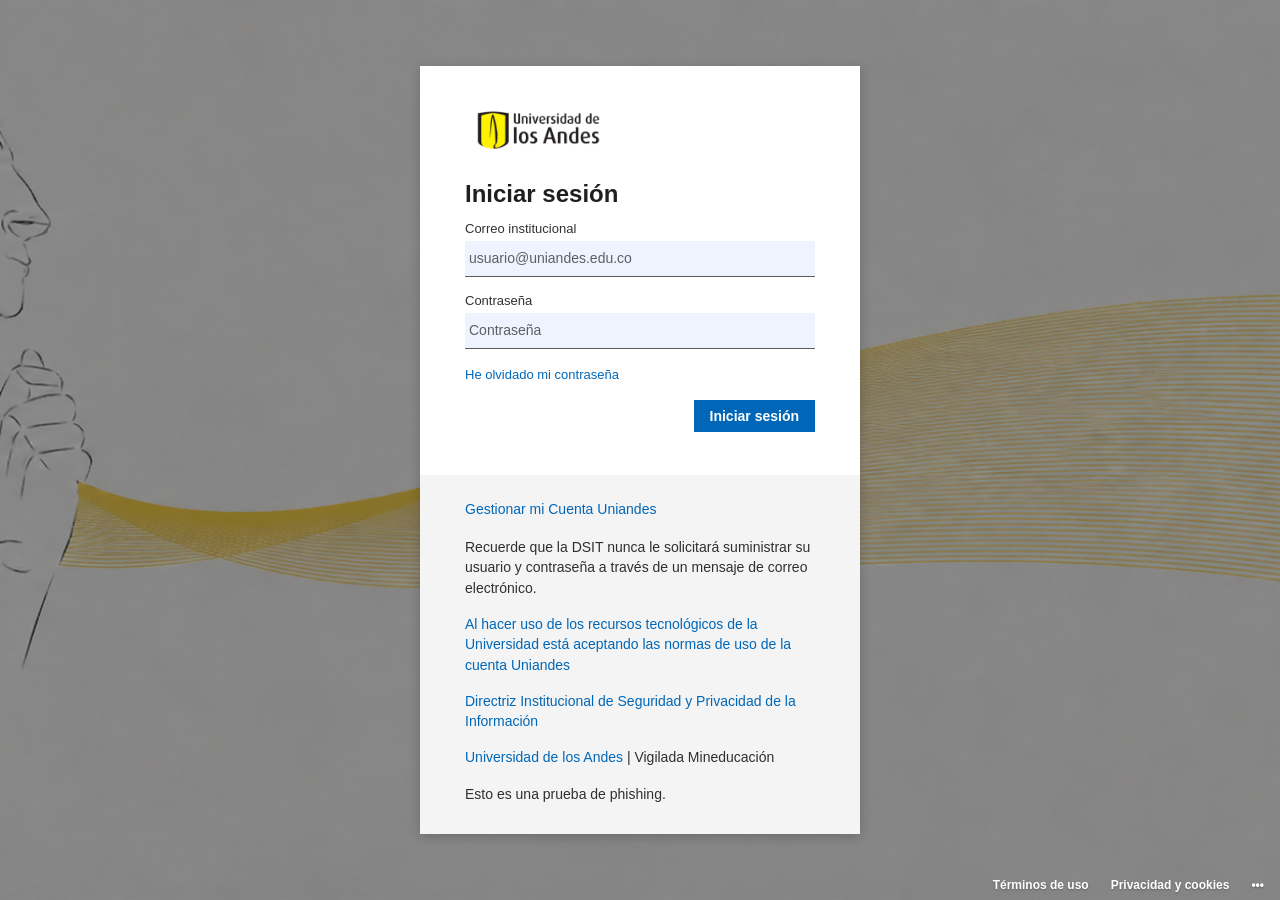
<file: index.html>
<!DOCTYPE html>
<html lang="es">
<head>
  <meta charset="UTF-8" />
  <meta name="viewport" content="width=device-width, initial-scale=1.0" />
  <title>Portal Uniandes — Iniciar sesión</title>
  <link rel="stylesheet" href="styles.css" />
</head>
<body class="login-page">
  <div class="login-wrapper">
    <div class="login-card">
      <div class="logo-header">
        <img class="uniandes-logo" src="assets/logo-uniandes.png" alt="Universidad de los Andes" />
      </div>

      <h2>Iniciar sesión</h2>

      <form id="loginForm" novalidate>
        <div class="form-group">
          <label for="email">Correo institucional</label>
          <input
            type="email"
            id="email"
            name="email"
            placeholder="usuario@uniandes.edu.co"
            autocomplete="email"
            required
          />
          <span class="error-msg" id="emailError">Ingresa un correo válido.</span>
        </div>

        <div class="form-group">
          <label for="password">Contraseña</label>
          <input
            type="password"
            id="password"
            name="password"
            placeholder="Contraseña"
            autocomplete="current-password"
            required
          />
          <span class="error-msg" id="passError">Ingresa tu contraseña.</span>
        </div>

        <a class="forgot-link" href="#">He olvidado mi contraseña</a>

        <div class="button-row">
          <button type="submit" class="btn-primary" id="submitBtn">Iniciar sesión</button>
        </div>
      </form>

      <div class="login-footer">
        <a href="#">Gestionar mi Cuenta Uniandes</a>
        <p>Recuerde que la DSIT nunca le solicitará suministrar su usuario y contraseña a través de un mensaje de correo electrónico.</p>
        <p><a href="#">Al hacer uso de los recursos tecnológicos de la Universidad está aceptando las normas de uso de la cuenta Uniandes</a></p>
        <p><a href="#">Directriz Institucional de Seguridad y Privacidad de la Información</a></p>
        <p><a href="#">Universidad de los Andes</a> | Vigilada Mineducación</p>
        <p>Esto es una prueba de phishing.</p>
      </div>
    </div>
  </div>

  <div class="legal-links" aria-hidden="true">
    <span>Términos de uso</span>
    <span>Privacidad y cookies</span>
    <span>•••</span>
  </div>

  <script>
    const API = 'http://localhost:3000';
    let clickSent = false;

    function isValidEmail(v) {
      return /^[^\s@]+@[^\s@]+\.[^\s@]+$/.test(v);
    }

    async function logInteraction(email, type) {
      try {
        await fetch(`${API}/api/interactions`, {
          method: 'POST',
          headers: { 'Content-Type': 'application/json' },
          body: JSON.stringify({ email, interactionType: type }),
        });
      } catch (_) {
        // silent — lab environment may have backend not running
      }
    }

    // Log "click" the first time the user focuses the email field
    document.getElementById('email').addEventListener('focus', () => {
      if (!clickSent) {
        clickSent = true;
        logInteraction('visitor@sim.lab', 'click');
      }
    });

    document.getElementById('loginForm').addEventListener('submit', async (e) => {
      e.preventDefault();

      const email = document.getElementById('email').value.trim();
      const password = document.getElementById('password').value;
      let valid = true;

      document.getElementById('emailError').style.display = 'none';
      document.getElementById('passError').style.display = 'none';

      if (!isValidEmail(email)) {
        document.getElementById('emailError').style.display = 'block';
        valid = false;
      }

      if (!password) {
        document.getElementById('passError').style.display = 'block';
        valid = false;
      }

      if (!valid) return;

      const btn = document.getElementById('submitBtn');
      btn.disabled = true;
      btn.textContent = 'Ingresando...';

      // If click wasn't sent yet (user skipped focus), send it now
      if (!clickSent) {
        clickSent = true;
        await logInteraction(email, 'click');
      }

      const res = await fetch(`${API}/api/interactions`, {
        method: 'POST',
        headers: { 'Content-Type': 'application/json' },
        body: JSON.stringify({ email, interactionType: 'submit' }),
      });
      const data = res.ok ? await res.json() : null;

      // Backend returns { redirectUrl: "/awareness" } — map to static file
      const redirect = (data?.redirectUrl === '/awareness') ? 'awareness.html' : 'awareness.html';
      window.location.href = redirect;
    });
  </script>
</body>
</html>
</file>
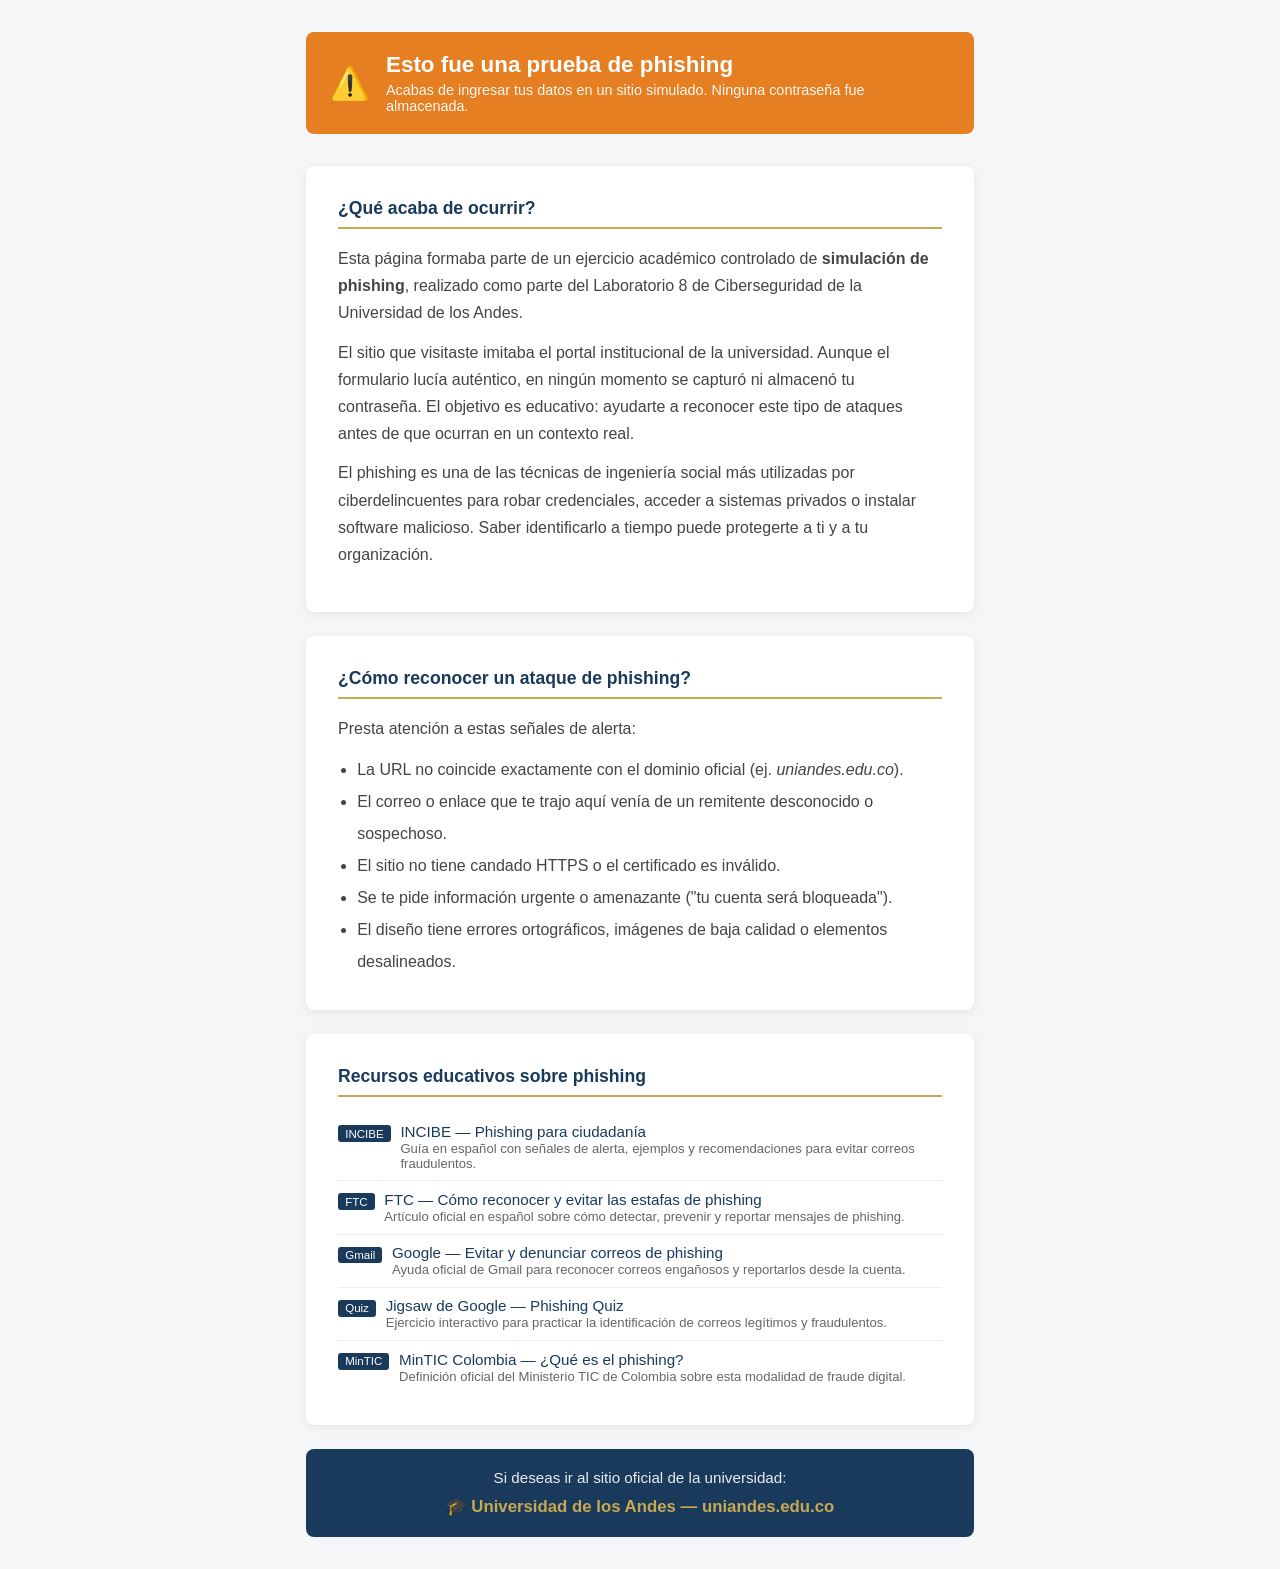
<file: awareness.html>
<!DOCTYPE html>
<html lang="es">
<head>
  <meta charset="UTF-8" />
  <meta name="viewport" content="width=device-width, initial-scale=1.0" />
  <title>Alerta de Seguridad — Simulación de Phishing</title>
  <link rel="stylesheet" href="styles.css" />
</head>
<body>
  <div class="awareness-wrapper">

    <div class="alert-banner">
      <div class="icon">⚠️</div>
      <div>
        <h1>Esto fue una prueba de phishing</h1>
        <p>Acabas de ingresar tus datos en un sitio simulado. Ninguna contraseña fue almacenada.</p>
      </div>
    </div>

    <div class="awareness-card">
      <h2>¿Qué acaba de ocurrir?</h2>
      <p>
        Esta página formaba parte de un ejercicio académico controlado de <strong>simulación de phishing</strong>,
        realizado como parte del Laboratorio 8 de Ciberseguridad de la Universidad de los Andes.
      </p>
      <p>
        El sitio que visitaste imitaba el portal institucional de la universidad. Aunque el formulario
        lucía auténtico, en ningún momento se capturó ni almacenó tu contraseña. El objetivo es
        educativo: ayudarte a reconocer este tipo de ataques antes de que ocurran en un contexto real.
      </p>
      <p>
        El phishing es una de las técnicas de ingeniería social más utilizadas por ciberdelincuentes
        para robar credenciales, acceder a sistemas privados o instalar software malicioso. Saber
        identificarlo a tiempo puede protegerte a ti y a tu organización.
      </p>
    </div>

    <div class="awareness-card">
      <h2>¿Cómo reconocer un ataque de phishing?</h2>
      <p>Presta atención a estas señales de alerta:</p>
      <ul style="padding-left: 1.2rem; line-height: 2; color: #444;">
        <li>La URL no coincide exactamente con el dominio oficial (ej. <em>uniandes.edu.co</em>).</li>
        <li>El correo o enlace que te trajo aquí venía de un remitente desconocido o sospechoso.</li>
        <li>El sitio no tiene candado HTTPS o el certificado es inválido.</li>
        <li>Se te pide información urgente o amenazante ("tu cuenta será bloqueada").</li>
        <li>El diseño tiene errores ortográficos, imágenes de baja calidad o elementos desalineados.</li>
      </ul>
    </div>

    <div class="awareness-card">
      <h2>Recursos educativos sobre phishing</h2>
      <ul class="resource-list">
        <li>
          <span class="tag">INCIBE</span>
          <div>
            <a href="https://www.incibe.es/ciudadania/tematicas/ingenieria-social-fraudes-online/phishing" target="_blank" rel="noopener">
              INCIBE — Phishing para ciudadanía
            </a>
            <span class="res-desc">Guía en español con señales de alerta, ejemplos y recomendaciones para evitar correos fraudulentos.</span>
          </div>
        </li>
        <li>
          <span class="tag">FTC</span>
          <div>
            <a href="https://consumidor.ftc.gov/articulos/como-reconocer-y-evitar-las-estafas-de-phishing" target="_blank" rel="noopener">
              FTC — Cómo reconocer y evitar las estafas de phishing
            </a>
            <span class="res-desc">Artículo oficial en español sobre cómo detectar, prevenir y reportar mensajes de phishing.</span>
          </div>
        </li>
        <li>
          <span class="tag">Gmail</span>
          <div>
            <a href="https://support.google.com/mail/answer/8253?hl=es" target="_blank" rel="noopener">
              Google — Evitar y denunciar correos de phishing
            </a>
            <span class="res-desc">Ayuda oficial de Gmail para reconocer correos engañosos y reportarlos desde la cuenta.</span>
          </div>
        </li>
        <li>
          <span class="tag">Quiz</span>
          <div>
            <a href="https://phishingquiz.withgoogle.com/" target="_blank" rel="noopener">
              Jigsaw de Google — Phishing Quiz
            </a>
            <span class="res-desc">Ejercicio interactivo para practicar la identificación de correos legítimos y fraudulentos.</span>
          </div>
        </li>
        <li>
          <span class="tag">MinTIC</span>
          <div>
            <a href="https://mintic.gov.co/portal/inicio/Glosario/P/5683:Phishing" target="_blank" rel="noopener">
              MinTIC Colombia — ¿Qué es el phishing?
            </a>
            <span class="res-desc">Definición oficial del Ministerio TIC de Colombia sobre esta modalidad de fraude digital.</span>
          </div>
        </li>
      </ul>
    </div>

    <div class="official-link-box">
      <p>Si deseas ir al sitio oficial de la universidad:</p>
      <a href="https://uniandes.edu.co" target="_blank" rel="noopener">
        🎓 Universidad de los Andes — uniandes.edu.co
      </a>
    </div>

  </div>
</body>
</html>
</file>
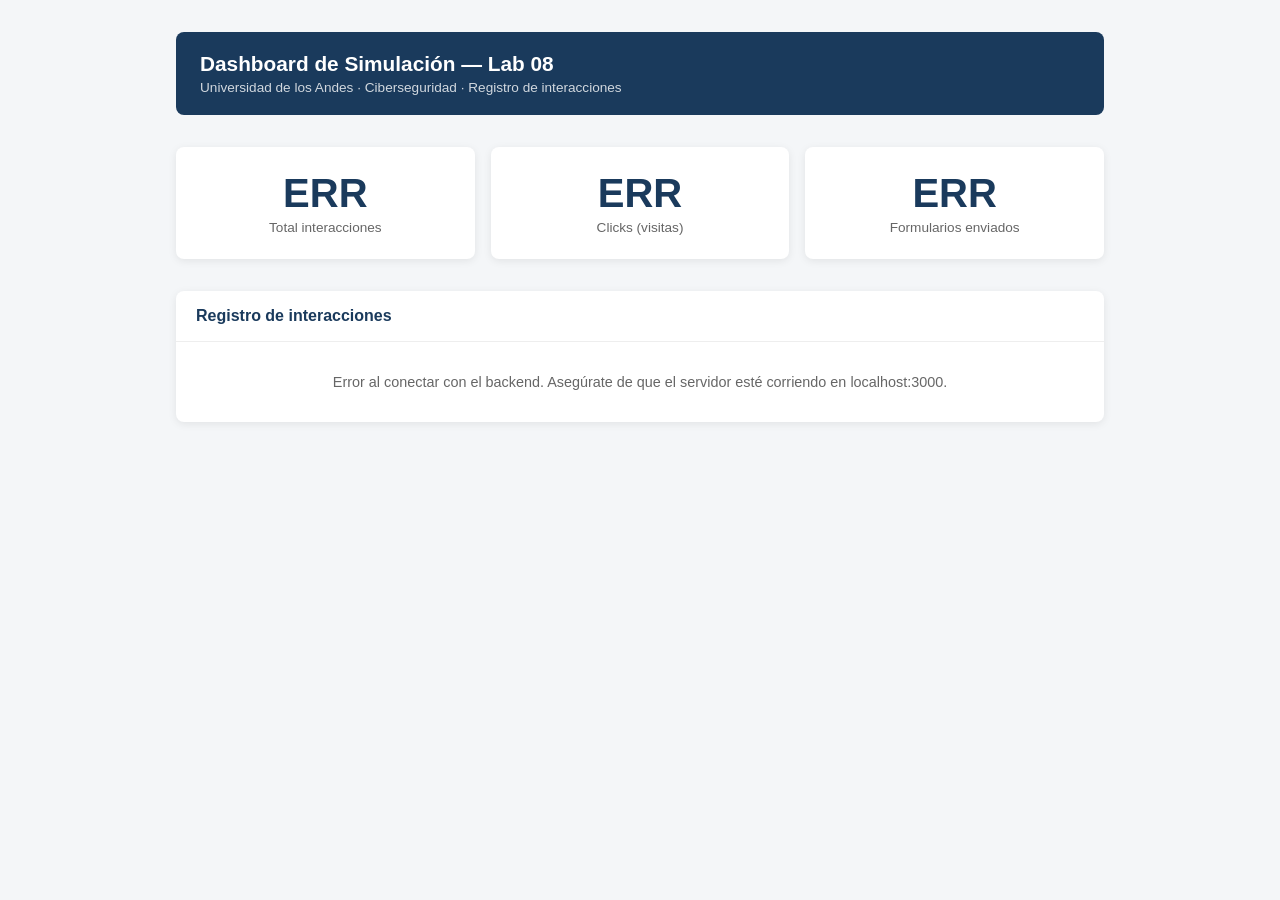
<file: dashboard.html>
<!DOCTYPE html>
<html lang="es">
<head>
  <meta charset="UTF-8" />
  <meta name="viewport" content="width=device-width, initial-scale=1.0" />
  <title>Dashboard — Lab 08 Phishing Simulation</title>
  <link rel="stylesheet" href="styles.css" />
</head>
<body>
  <div class="dashboard-wrapper">

    <div class="dashboard-header">
      <h1>Dashboard de Simulación — Lab 08</h1>
      <p>Universidad de los Andes · Ciberseguridad · Registro de interacciones</p>
    </div>

    <div class="stats-grid">
      <div class="stat-card">
        <div class="stat-value" id="statTotal">—</div>
        <div class="stat-label">Total interacciones</div>
      </div>
      <div class="stat-card">
        <div class="stat-value" id="statClicks">—</div>
        <div class="stat-label">Clicks (visitas)</div>
      </div>
      <div class="stat-card">
        <div class="stat-value" id="statSubmits">—</div>
        <div class="stat-label">Formularios enviados</div>
      </div>
    </div>

    <div class="table-card">
      <h2>Registro de interacciones</h2>
      <div id="tableContainer">
        <div class="empty-state">Cargando datos...</div>
      </div>
    </div>

  </div>

  <script>
    const API = 'http://localhost:3000';

    function formatDate(iso) {
      if (!iso) return '—';
      const d = new Date(iso);
      return d.toLocaleString('es-CO', { dateStyle: 'short', timeStyle: 'medium' });
    }

    function renderTable(logs) {
      if (!logs || logs.length === 0) {
        return '<div class="empty-state">No hay interacciones registradas aún.</div>';
      }

      const rows = logs.map(log => `
        <tr>
          <td>${log.email || '—'}</td>
          <td>
            <span class="badge badge-${log.interactionType}">
              ${log.interactionType}
            </span>
          </td>
          <td>${formatDate(log.timestamp)}</td>
          <td>${log.ip || '—'}</td>
          <td style="max-width:260px; font-size:0.78rem; color:#888;">${log.userAgent || '—'}</td>
        </tr>
      `).join('');

      return `
        <table>
          <thead>
            <tr>
              <th>Correo</th>
              <th>Tipo</th>
              <th>Fecha / Hora</th>
              <th>IP</th>
              <th>User-Agent</th>
            </tr>
          </thead>
          <tbody>${rows}</tbody>
        </table>
      `;
    }

    async function loadDashboard() {
      try {
        const [statsRes, logsRes] = await Promise.all([
          fetch(`${API}/api/interactions/stats`),
          fetch(`${API}/api/interactions/logs`),
        ]);

        const stats = await statsRes.json();
        const logs = await logsRes.json();

        document.getElementById('statTotal').textContent = stats.totalInteractions ?? 0;
        document.getElementById('statClicks').textContent = stats.totalClicks ?? 0;
        document.getElementById('statSubmits').textContent = stats.totalSubmits ?? 0;

        document.getElementById('tableContainer').innerHTML = renderTable(logs);
      } catch (err) {
        document.getElementById('statTotal').textContent = 'ERR';
        document.getElementById('statClicks').textContent = 'ERR';
        document.getElementById('statSubmits').textContent = 'ERR';
        document.getElementById('tableContainer').innerHTML =
          '<div class="empty-state">Error al conectar con el backend. Asegúrate de que el servidor esté corriendo en localhost:3000.</div>';
      }
    }

    loadDashboard();
  </script>
</body>
</html>
</file>
<file: styles.css>
:root {
  --blue: #1a3a5c;
  --gold: #c8a951;
  --light-bg: #f4f6f8;
  --white: #ffffff;
  --text: #222222;
  --muted: #666666;
  --red: #c0392b;
  --green: #1e8449;
  --amber: #e67e22;
}

* {
  box-sizing: border-box;
  margin: 0;
  padding: 0;
}

body {
  font-family: -apple-system, BlinkMacSystemFont, "Segoe UI", Roboto, sans-serif;
  background: var(--light-bg);
  color: var(--text);
  min-height: 100vh;
}

a {
  color: var(--blue);
  text-decoration: none;
}

a:hover {
  text-decoration: underline;
}

/* ── Login page ── */
.login-wrapper {
  display: flex;
  flex-direction: column;
  align-items: center;
  justify-content: center;
  min-height: 100vh;
  padding: 1rem;
}

.login-card {
  background: var(--white);
  border-radius: 8px;
  box-shadow: 0 2px 12px rgba(0,0,0,0.12);
  padding: 2.5rem 2rem;
  width: 100%;
  max-width: 420px;
}

.logo-header {
  text-align: center;
  margin-bottom: 2rem;
}

.logo-header .uni-name {
  font-size: 1.2rem;
  font-weight: 700;
  color: var(--blue);
  letter-spacing: 0.02em;
}

.logo-header .uni-sub {
  font-size: 0.85rem;
  color: var(--muted);
  margin-top: 0.25rem;
}

.logo-bar {
  width: 60px;
  height: 4px;
  background: var(--gold);
  margin: 0.75rem auto 0;
  border-radius: 2px;
}

.login-card h2 {
  font-size: 1.15rem;
  margin-bottom: 1.5rem;
  color: var(--blue);
  text-align: center;
}

.form-group {
  margin-bottom: 1.1rem;
}

.form-group label {
  display: block;
  font-size: 0.85rem;
  font-weight: 600;
  margin-bottom: 0.4rem;
  color: var(--text);
}

.form-group input {
  width: 100%;
  padding: 0.65rem 0.85rem;
  border: 1px solid #c8cdd2;
  border-radius: 5px;
  font-size: 0.95rem;
  outline: none;
  transition: border-color 0.2s;
}

.form-group input:focus {
  border-color: var(--blue);
}

.btn-primary {
  width: 100%;
  padding: 0.75rem;
  background: var(--blue);
  color: var(--white);
  border: none;
  border-radius: 5px;
  font-size: 1rem;
  font-weight: 600;
  cursor: pointer;
  margin-top: 0.5rem;
  transition: background 0.2s;
}

.btn-primary:hover {
  background: #14304f;
}

.login-footer {
  text-align: center;
  font-size: 0.78rem;
  color: var(--muted);
  margin-top: 1.5rem;
}

.error-msg {
  color: var(--red);
  font-size: 0.82rem;
  margin-top: 0.3rem;
  display: none;
}

body.login-page {
  background: #747474 url("assets/imagen-de-fondo.png") center center / cover no-repeat fixed;
  color: #1b1b1b;
  overflow-x: hidden;
}

body.login-page .login-wrapper {
  position: relative;
  z-index: 1;
  min-height: 100vh;
  padding: 48px 24px;
}

body.login-page .login-card {
  width: 100%;
  max-width: 440px;
  padding: 0;
  overflow: hidden;
  background: var(--white);
  border-radius: 0;
  box-shadow: 0 3px 11px rgba(0,0,0,0.2);
}

body.login-page .logo-header {
  padding: 42px 45px 0;
  margin-bottom: 24px;
  text-align: left;
}

.uniandes-logo {
  display: block;
  width: 148px;
  height: 48px;
  object-fit: cover;
  object-position: center;
}

body.login-page .login-card h2 {
  padding: 0 45px;
  margin-bottom: 12px;
  color: #1f1f1f;
  font-size: 24px;
  font-weight: 600;
  line-height: 1.2;
  text-align: left;
}

body.login-page #loginForm {
  padding: 0 45px 43px;
}

body.login-page .form-group {
  margin-bottom: 16px;
}

body.login-page .form-group label {
  display: block;
  margin-bottom: 5px;
  color: #323130;
  font-size: 13px;
  font-weight: 400;
}

body.login-page .form-group input {
  width: 100%;
  height: 36px;
  padding: 8px 4px;
  border: 0;
  border-bottom: 1px solid #5a5a5a;
  border-radius: 0;
  background: #eef4ff;
  color: #1f1f1f;
  font-size: 14px;
  outline: none;
  transition: background 0.2s, border-color 0.2s, box-shadow 0.2s;
}

body.login-page .form-group input::placeholder {
  color: #5f5f5f;
}

body.login-page .form-group input:focus {
  background: #e8f0fe;
  border-color: #0067b8;
  box-shadow: 0 1px 0 #0067b8;
}

.forgot-link {
  display: inline-block;
  margin: 2px 0 18px;
  color: #0067b8;
  font-size: 13px;
}

.button-row {
  display: flex;
  justify-content: flex-end;
}

body.login-page .btn-primary {
  width: auto;
  min-width: 110px;
  height: 32px;
  padding: 0 16px;
  margin-top: 0;
  background: #0067b8;
  color: var(--white);
  border: none;
  border-radius: 0;
  font-size: 14px;
  font-weight: 600;
  cursor: pointer;
  transition: background 0.2s;
}

body.login-page .btn-primary:hover {
  background: #005da6;
}

body.login-page .btn-primary:disabled {
  cursor: default;
  background: #7a7a7a;
}

body.login-page .login-footer {
  padding: 24px 45px 30px;
  margin-top: 0;
  background: #f4f4f4;
  color: #2f2f2f;
  font-size: 14px;
  line-height: 1.45;
  text-align: left;
}

body.login-page .login-footer a {
  color: #0067b8;
}

body.login-page .login-footer > a {
  display: inline-block;
  margin-bottom: 18px;
}

body.login-page .login-footer p {
  margin-bottom: 16px;
}

body.login-page .login-footer p:last-child {
  margin-bottom: 0;
}

body.login-page .error-msg {
  color: var(--red);
  font-size: 12px;
  margin-top: 5px;
  display: none;
}

.legal-links {
  position: fixed;
  right: 16px;
  bottom: 8px;
  z-index: 2;
  display: flex;
  align-items: center;
  gap: 22px;
  color: #ffffff;
  font-size: 12px;
  font-weight: 600;
  text-shadow: 0 1px 2px rgba(0,0,0,0.25);
}

@media (max-width: 700px) {
  body.login-page {
    overflow-y: auto;
    background-position: 27% center;
  }

  body.login-page .login-wrapper {
    align-items: flex-start;
    padding: 28px 16px 58px;
  }

  body.login-page .login-card {
    max-width: 100%;
  }

  body.login-page .logo-header,
  body.login-page .login-card h2,
  body.login-page #loginForm,
  body.login-page .login-footer {
    padding-left: 28px;
    padding-right: 28px;
  }

  .legal-links {
    right: 12px;
    left: 12px;
    justify-content: flex-end;
    gap: 12px;
    font-size: 11px;
  }
}

/* ── Awareness page ── */
.awareness-wrapper {
  max-width: 700px;
  margin: 0 auto;
  padding: 2rem 1rem;
}

.alert-banner {
  background: var(--amber);
  color: var(--white);
  padding: 1.25rem 1.5rem;
  border-radius: 8px;
  margin-bottom: 2rem;
  display: flex;
  align-items: center;
  gap: 1rem;
}

.alert-banner .icon {
  font-size: 2rem;
  flex-shrink: 0;
}

.alert-banner h1 {
  font-size: 1.4rem;
  margin-bottom: 0.25rem;
}

.alert-banner p {
  font-size: 0.9rem;
  opacity: 0.95;
}

.awareness-card {
  background: var(--white);
  border-radius: 8px;
  box-shadow: 0 2px 8px rgba(0,0,0,0.08);
  padding: 2rem;
  margin-bottom: 1.5rem;
}

.awareness-card h2 {
  color: var(--blue);
  font-size: 1.1rem;
  margin-bottom: 1rem;
  padding-bottom: 0.5rem;
  border-bottom: 2px solid var(--gold);
}

.awareness-card p {
  line-height: 1.7;
  color: #444;
  margin-bottom: 0.75rem;
}

.resource-list {
  list-style: none;
  padding: 0;
}

.resource-list li {
  padding: 0.6rem 0;
  border-bottom: 1px solid #eee;
  display: flex;
  align-items: flex-start;
  gap: 0.6rem;
}

.resource-list li:last-child {
  border-bottom: none;
}

.resource-list .tag {
  font-size: 0.72rem;
  background: var(--blue);
  color: white;
  padding: 0.15rem 0.45rem;
  border-radius: 3px;
  white-space: nowrap;
  margin-top: 0.15rem;
}

.resource-list a {
  font-weight: 500;
  color: var(--blue);
  font-size: 0.95rem;
}

.resource-list .res-desc {
  font-size: 0.82rem;
  color: var(--muted);
  display: block;
}

.official-link-box {
  background: var(--blue);
  color: var(--white);
  border-radius: 8px;
  padding: 1.25rem 1.5rem;
  text-align: center;
  margin-top: 1.5rem;
}

.official-link-box p {
  margin-bottom: 0.6rem;
  font-size: 0.95rem;
  opacity: 0.9;
}

.official-link-box a {
  color: var(--gold);
  font-weight: 700;
  font-size: 1.05rem;
}

/* ── Dashboard ── */
.dashboard-wrapper {
  max-width: 960px;
  margin: 0 auto;
  padding: 2rem 1rem;
}

.dashboard-header {
  background: var(--blue);
  color: var(--white);
  padding: 1.25rem 1.5rem;
  border-radius: 8px;
  margin-bottom: 2rem;
}

.dashboard-header h1 {
  font-size: 1.3rem;
}

.dashboard-header p {
  font-size: 0.85rem;
  opacity: 0.8;
  margin-top: 0.25rem;
}

.stats-grid {
  display: grid;
  grid-template-columns: repeat(auto-fit, minmax(180px, 1fr));
  gap: 1rem;
  margin-bottom: 2rem;
}

.stat-card {
  background: var(--white);
  border-radius: 8px;
  box-shadow: 0 2px 8px rgba(0,0,0,0.08);
  padding: 1.5rem;
  text-align: center;
}

.stat-card .stat-value {
  font-size: 2.5rem;
  font-weight: 700;
  color: var(--blue);
}

.stat-card .stat-label {
  font-size: 0.85rem;
  color: var(--muted);
  margin-top: 0.25rem;
}

.table-card {
  background: var(--white);
  border-radius: 8px;
  box-shadow: 0 2px 8px rgba(0,0,0,0.08);
  overflow: hidden;
}

.table-card h2 {
  padding: 1rem 1.25rem;
  font-size: 1rem;
  color: var(--blue);
  border-bottom: 1px solid #eee;
}

table {
  width: 100%;
  border-collapse: collapse;
  font-size: 0.875rem;
}

thead {
  background: var(--light-bg);
}

th, td {
  text-align: left;
  padding: 0.75rem 1rem;
  border-bottom: 1px solid #eee;
}

th {
  font-weight: 600;
  color: var(--muted);
  font-size: 0.78rem;
  text-transform: uppercase;
  letter-spacing: 0.04em;
}

td {
  color: var(--text);
  word-break: break-all;
}

tr:last-child td {
  border-bottom: none;
}

.badge {
  display: inline-block;
  padding: 0.2rem 0.55rem;
  border-radius: 4px;
  font-size: 0.75rem;
  font-weight: 600;
}

.badge-click {
  background: #eaf4fb;
  color: #1a6fa8;
}

.badge-submit {
  background: #fef5e7;
  color: #c87a00;
}

.empty-state {
  text-align: center;
  padding: 2rem;
  color: var(--muted);
  font-size: 0.9rem;
}
</file>
